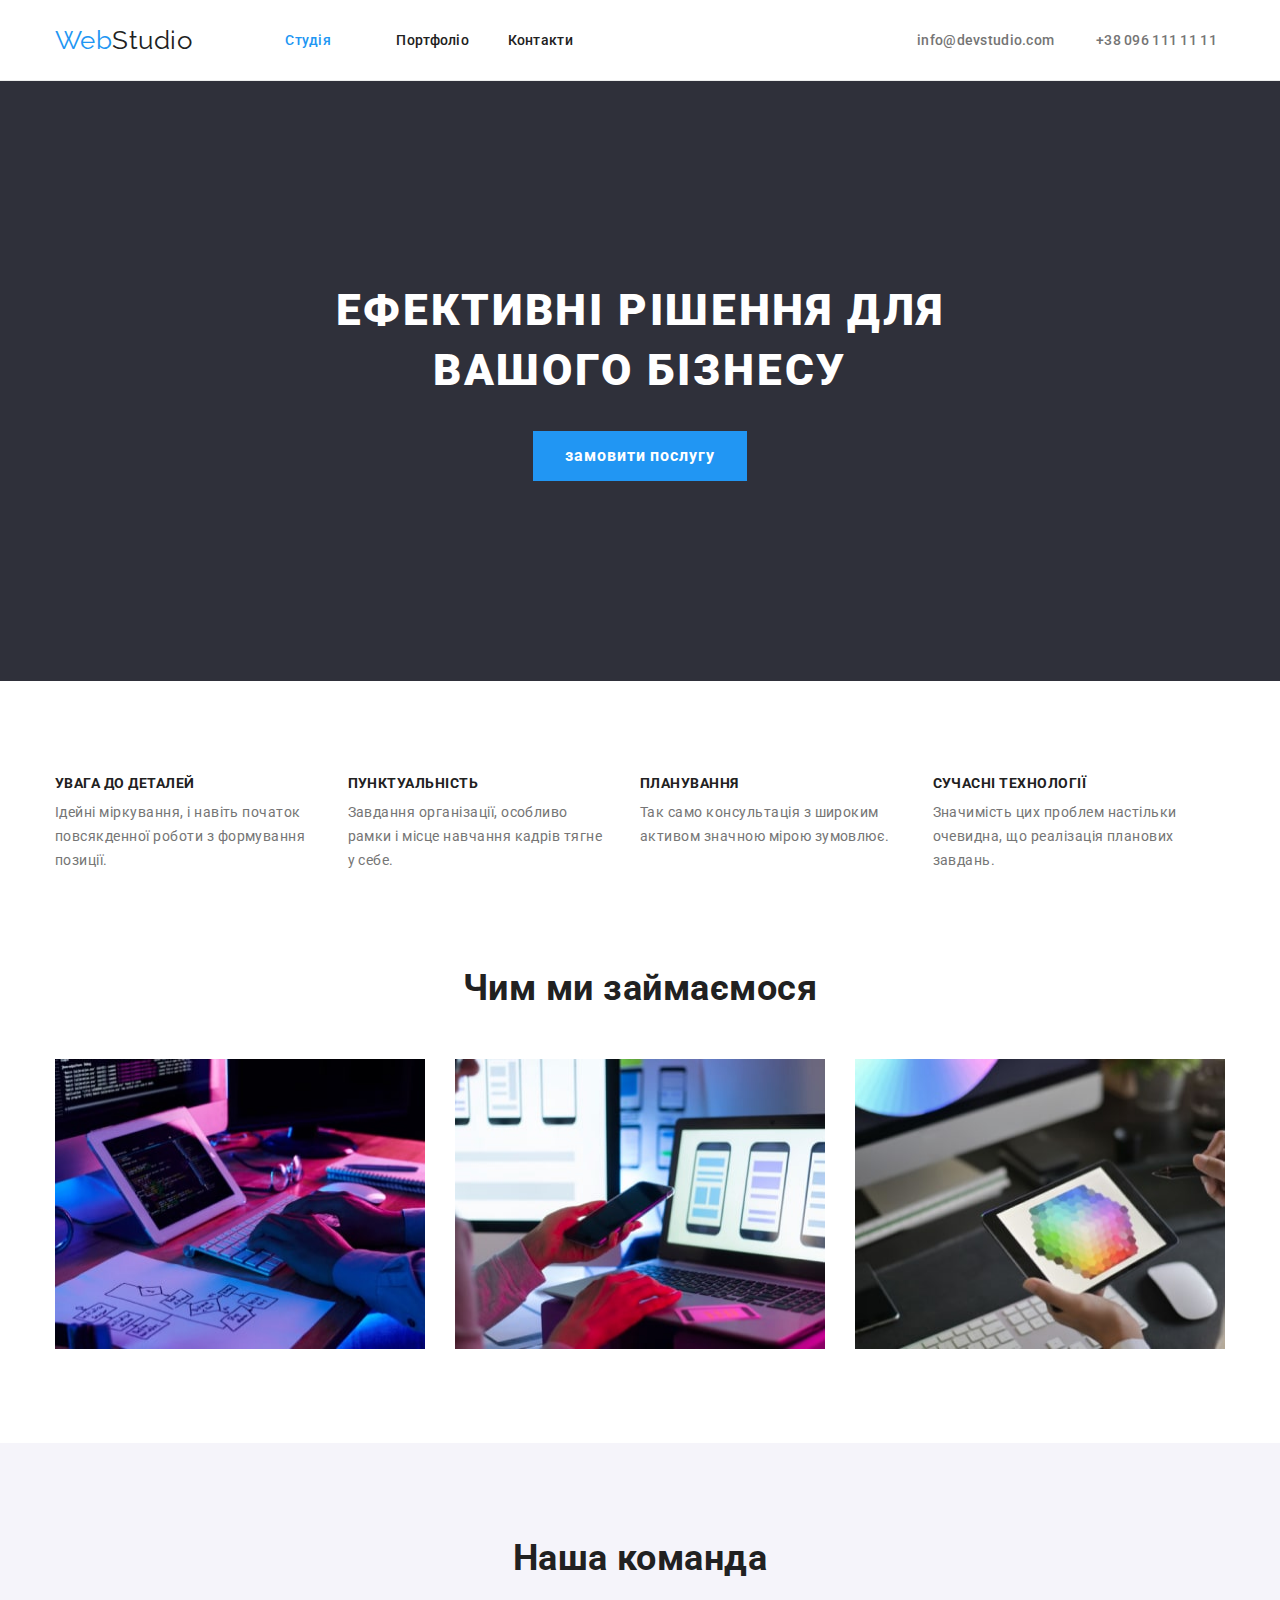
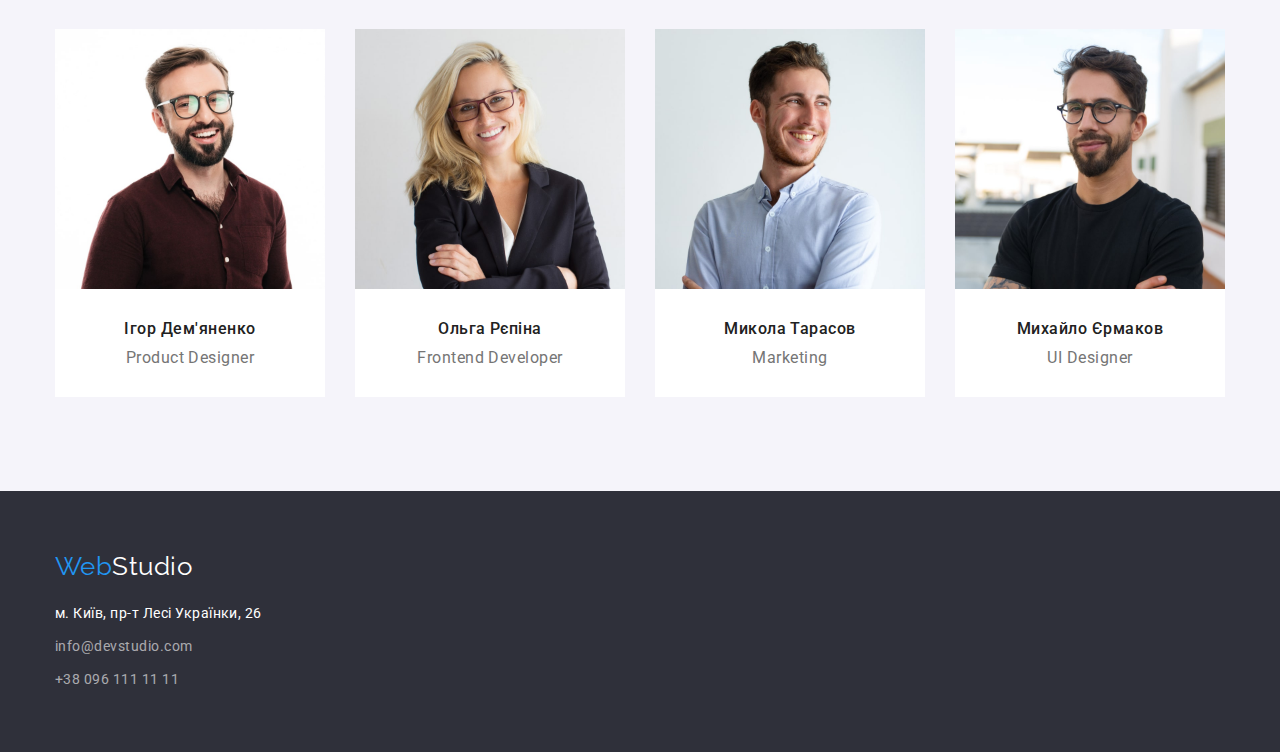
<file: index.html>
<!DOCTYPE html>
<html lang="uk">
<head>
  <meta charset="UTF-8">
  <meta http-equiv="X-UA-Compatible" content="IE=edge">
  <meta name="viewport" content="width=device-width, initial-scale=1.0">
  <title>Document</title> 

  <link rel="preconnect" href="https://fonts.googleapis.com">
  <link rel="preconnect" href="https://fonts.gstatic.com" crossorigin>
  <link href="https://fonts.googleapis.com/css2?family=Raleway:wght@700&family=Roboto:wght@400;500;700;900&display=swap"
  rel="stylesheet">
  <link rel="stylesheet" href="https://cdnjs.cloudflare.com/ajax/libs/modern-normalize/1.1.0/modern-normalize.min.css"
    integrity="sha512-wpPYUAdjBVSE4KJnH1VR1HeZfpl1ub8YT/NKx4PuQ5NmX2tKuGu6U/JRp5y+Y8XG2tV+wKQpNHVUX03MfMFn9Q=="
    crossorigin="anonymous" referrerpolicy="no-referrer" />
  <link rel="stylesheet" href="./css/styles.css">
</head>

<body>

<header class="header" >
  <div class="container list-alignment">
    <a  href="#" class="header-Studio flex-second style-none"><span class="header-web">Web</span>Studio</a>
  <nav>
    <ul class="list">
      <li class="flex-list"><a href="#" class="header-link current style-none "> Студія </a></li>
      <li class="flex-list"><a href="./portfolio.html " class="header-link style-none"> Портфоліо </a></li>
      <li class="flex-list"><a href="#" class="header-link style-none "> Контакти </a></li>
    </ul>
  </nav>
    <ul class="list">
      <li class="flex-first"><a class="header-contaktes style-none " href="mailto:info@devstudio.com">info@devstudio.com</a></li>
      <li class="flex-first"><a class="header-contaktes style-none " href="tel:+380961111111">+38 096 111 11 11</a></li>
    </ul>
  </div>

</header>

<main> 
<section class="background ">
  <div class="order container">
    <h1 class="order-text field-none">ЕФЕКТИВНІ РІШЕННЯ ДЛЯ <br /> ВАШОГО БІЗНЕСУ</h1>
    <button class="order-button" type="button">замовити послугу</button>
  </div>
</section>


<section class="section none-bottom">
  <!--пізніше прибрати в CSS-->
  <h2 class="heddin">приорітети компанії</h2>
  <div class="container">
      <ul class="list priorities-flex section ">
        <li class="priority-flex">
          <h3 class="priorities-title">УВАГА ДО ДЕТАЛЕЙ</h3>
          <p class="priorities-text field-none">Ідейні міркування, і навіть початок повсякденної роботи з формування позиції.
          </p>
        </li>
        <li class="priority-flex">
          <h3 class="priorities-title field-none">ПУНКТУАЛЬНІСТЬ</h3>
          <p class="priorities-text field-none">Завдання організації, особливо рамки і місце навчання кадрів тягне у себе.</p>
        </li>
        <li class="priority-flex">
          <h3 class="priorities-title field-none">ПЛАНУВАННЯ</h3>
          <p class="priorities-text field-none">Так само консультація з широким активом значною мірою зумовлює.</p>
        </li>
        <li class="priority-flex">
          <h3 class="priorities-title field-none">СУЧАСНІ ТЕХНОЛОГІЇ</h3>
          <p class="priorities-text field-none">Значимість цих проблем настільки очевидна, що реалізація планових завдань.</p>
        </li>
      </ul>
  </div>
</section>
<!--список проєктів-->
<section class="section">
  <div class="container">
    <h2 class="link field-none">Чим ми займаємося</h2>
    <ul class="list item">
      <li class="link-list"><img class="no-gap"  src="./img/box1-min.jpg" alt="працюе за ком" width="370" height="290"></li>
      <li class="link-list"><img class="no-gap"  src="./img/img-min.jpg" alt="працюе за ноутом" width="370" height="290"></li>
      <li class="link-list"><img class="no-gap"  src="./img/img(1)-min.jpg" alt="планшет" width="370" height="290"></li>
    </ul>
  </div>

</section>
<!--список працівників-->
<section class="bgc section" >
  
  <div class="container">
    <h2 class="link field-none">Наша команда</h2>
    <ul class="list theme">
      <li class="theme-bloc">
        <img class="no-gap"  src="./img/img(2)-min.jpg" alt="чоловік в окулярах коричнева теніска" width="270" height="260">
        <div class="cgr-bloc"><h3 class="nemes-list field-none">Ігор Дем'яненко</h3>
        <p lang="en" class="position-list field-none">Product Designer</p></div>
      
      </li>
      <li class="theme-bloc">
        <img class="no-gap" src="./img/img(3)-min.jpg" alt="блондинка" width="270" height="260">
        <div class="cgr-bloc">
          <h3 class="nemes-list field-none">Ольга Рєпіна </h3>
          <p lang="en" class="position-list field-none">Frontend Developer</p>
      </div>

      </li>
      <li class="theme-bloc">
        <img  class="no-gap"  src="./img/img(4)-min.jpg" alt="чоловік в білій сорочці" width="270" height="260">
        <div class="cgr-bloc">
          <h3 class="nemes-list field-none">Микола Тарасов</h3>
          <p lang="en" class="position-list field-none">Marketing</p>
      </div>

      </li>
      <li class="theme-bloc">
        <img  class="no-gap"  src="./img/img(5)-min.jpg" alt="чоловік в чорній футболці" width="270" height="260">
        <div class="cgr-bloc">
          <h3 class="nemes-list field-none">Михайло Єрмаков</h3>
          <p lang="en" class="position-list field-none">UI Designer</p>
      </div>

      </li>
    </ul>
  </div>
</section>
</main>

<footer class="box-address">
      <div class="container">
        <a href="#" class="footer-studio style-none "><span class="footer-web">Web</span>Studio</a>
        <ul class=" list footer-list footer-flex">
          <li class="address">м. Київ, пр-т Лесі Українки, 26</li>
          <li class="widht"><a class="box-contact style-none" href="mailto:info@devstudio.com">info@devstudio.com</a></li>
          <li class="widht"><a class="box-contact style-none" href="tel:+380961111111">+38 096 111 11 11 </a></li>
        </ul>
      </div>
</footer>

</body>
</html>
</file>
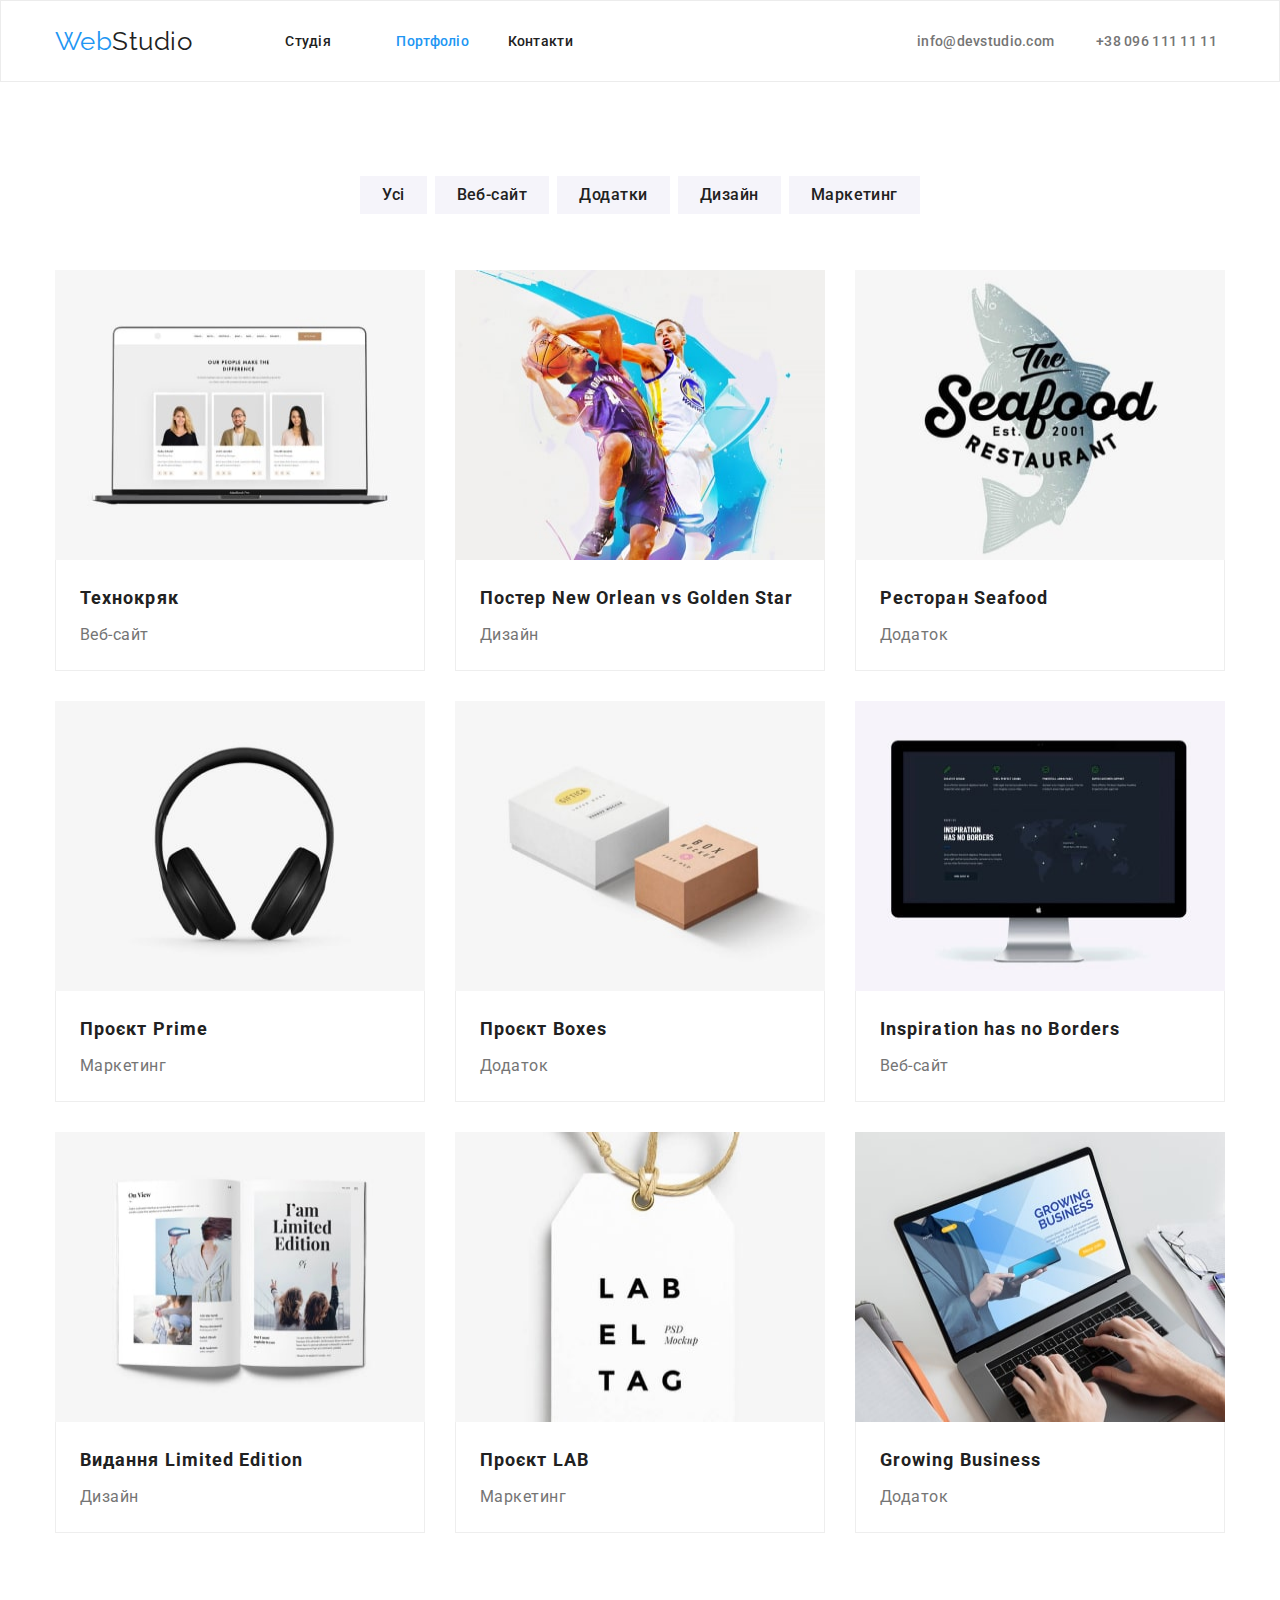
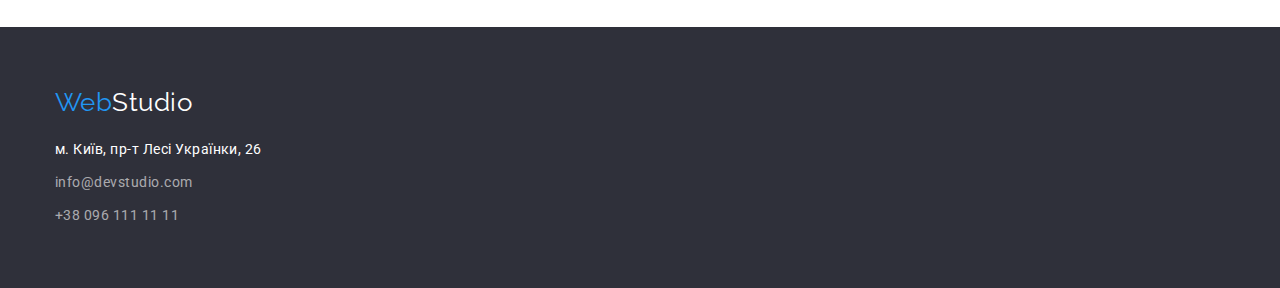
<file: portfolio.html>
<!DOCTYPE html>
<html lang="uk">
<head>
  <meta charset="UTF-8">
  <meta http-equiv="X-UA-Compatible" content="IE=edge">
  <meta name="viewport" content="width=device-width, initial-scale=1.0">
  <title>Document</title>
  <link rel="preconnect" href="https://fonts.googleapis.com">
  <link rel="preconnect" href="https://fonts.gstatic.com" crossorigin>
  <link href="https://fonts.googleapis.com/css2?family=Raleway:wght@700&family=Roboto:wght@400;500;700;900&display=swap"
      rel="stylesheet">
  <link rel="stylesheet" href="https://cdnjs.cloudflare.com/ajax/libs/modern-normalize/1.1.0/modern-normalize.min.css"
    integrity="sha512-wpPYUAdjBVSE4KJnH1VR1HeZfpl1ub8YT/NKx4PuQ5NmX2tKuGu6U/JRp5y+Y8XG2tV+wKQpNHVUX03MfMFn9Q=="
    crossorigin="anonymous" referrerpolicy="no-referrer" />
  <link rel="stylesheet" href="./css/styles.css">
</head>

<body>
  
  <header class="header heder-border ">
    <div class="container list-alignment ">
        <a href="#" class="header-Studio flex-second style-none"><span class="header-web">Web</span>Studio</a>
        <nav class="">
          <ul class="list">
            <li class="flex-list"><a href="./index.html" class="header-link  style-none "> Студія </a></li>
            <li class="flex-list"><a href="./portfolio.html " class="header-link current style-none"> Портфоліо </a></li>
            <li class="flex-list"><a href="#" class="header-link style-none "> Контакти </a></li>
          </ul>
        </nav>
        <ul class="list">
          <li class="flex-first"><a class="header-contaktes style-none " href="mailto:info@devstudio.com">info@devstudio.com</a>
          </li>
          <li class="flex-first"><a class="header-contaktes style-none " href="tel:+380961111111">+38 096 111 11 11</a></li>
            </ul>
    </div>
  </header>

  <!--кнопки-->
  <main>
    <section class="section ">
      <div class="container">
        <!--сховати в css-->
          <h1 class="heddin field-none">список проектов</h1>
          <!--список кнопок-->
          <ul class="list bottom-flex">
            <li class="bottom-position"><button class="button-filter" type="button">Усі</button></li>
            <li class="bottom-position"><button class="button-filter" type="button">Веб-сайт</button></li>
            <li class="bottom-position"><button class="button-filter" type="button">Додатки</button></li>
            <li class="bottom-position"><button class="button-filter" type="button">Дизайн</button></li>
            <li class="bottom-position"><button class="button-filter" type="button">Маркетинг</button></li>
          </ul>
          <!--проекти-->
          <ul class="list projects-flex ">
            <li class="list-projects">
              <a href="#" class="style-none">
                <img class="no-gap" src="./imeges/img-min.jpg" alt="vebsite" width="370" height="290">
                <div class="background-projeckt">
                  <h2 class="titel field-none">Технокряк</h2>
                  <p class="titel-content field-none">Веб-сайт</p>
              </div>
              </a>
            </li>
            <li class="list-projects">
              <a href="#" class="style-none">
                <img class="no-gap" src="./imeges/img(1)-min.jpg" alt="desing" width="370" height="290">
                <div class="background-projeckt">
                  <h2 class="titel field-none" lang="en">Постер New Orlean vs Golden Star</h2>
                  <p class="titel-content field-none">Дизайн</p>
              </div>
              </a>
            </li>
            <li class="list-projects">
              <a href="#" class="style-none">
                <img class="no-gap" src="./imeges/img(2)-min.jpg" alt="addition" width="370" height="290">
                <div class="background-projeckt">
                  <h2 class="titel field-none" lang="en">Ресторан Seafood</h2>
                <p class="titel-content field-none">Додаток</p>
              </div>
              </a>
            </li>
            <li class="list-projects">
              <a href="#" class="style-none">
                <img  class="no-gap"src="./imeges/img(3)-min.jpg" alt="aerpiece" width="370" height="290">
                <div class="background-projeckt">
                  <h2 class="titel field-none" lang="en">Проєкт Prime</h2>
                  <p class="titel-content field-none">Маркетинг</p>
              </div>
              </a>
            </li>
            <li class="list-projects">
              <a href="#" class="style-none">
                <img class="no-gap" src="./imeges/img(4)-min.jpg" alt="two box" width="370" height="290">
                <div class="background-projeckt">
                  <h2 class="titel field-none" lang="en">Проєкт Boxes</h2>
                  <p class="titel-content field-none">Додаток</p>
              </div>
              </a>
            </li>
            <li class="list-projects">
              <a href="#" class="style-none">
                <img class="no-gap" src="./imeges/img(5)-min.jpg" alt="monitor" width="370" height="290">
                <div class="background-projeckt">
                  <h2 class="titel field-none" lang="en">Inspiration has no Borders</h2>
                  <p class="titel-content field-none">Веб-сайт</p>
              </div>
              </a>
            </li>
            <li class="list-projects">
              <a href="#" class="style-none">
                <img class="no-gap" src="./imeges/img(6)-min.jpg" alt="magazin" width="370" height="290">
                <div class="background-projeckt">
                  <h2 class="titel field-none" lang="en">Видання Limited Edition</h2>
                  <p class="titel-content field-none">Дизайн</p>
              </div>
              </a>
            </li>
            <li class="list-projects">
              <a href="#" class="style-none">
                <img class="no-gap" src="./imeges/img(7)-min.jpg" alt="tag" width="370" height="290">
                <div class="background-projeckt">
                  <h2 class="titel field-none" lang="en">Проєкт LAB</h2>
                  <p class="titel-content field-none">Маркетинг</p>
              </div>
              </a>
            </li>
            <li class="list-projects">
              <a href="#" class="style-none">
                <img class="no-gap" src="./imeges/img(8)-min.jpg" alt="laptop" width="370" height="290">
                <div class="background-projeckt">
                  <h2 class="titel field-none" lang="en">Growing Business</h2>
                  <p class="titel-content field-none">Додаток</p>
              </div>
              </a>
            </li>
          </ul>
      </div>

    
    </section>
  </main>
  <footer class="box-address">
    <div class="container">
      <a href="#" class="footer-studio style-none "><span class="footer-web">Web</span>Studio</a>
      <ul class="list footer-list footer-flex">
        <li class="address additional">м. Київ, пр-т Лесі Українки, 26</li>
        <li class=" additional"><a class="box-contact style-none " href="mailto:info@devstudio.com">info@devstudio.com</a></li>
        <li class=" additional"><a class="box-contact style-none" href="tel:+380961111111">+38 096 111 11 11 </a></li>
      </ul>
    </div>
  </footer>
</body>

</html>
</file>
<file: css/styles.css>
:root{
  --background:#188CE8;
  --accent-color:#2196F3 ;
  --title-text-color:#212121;
  --text-paragraph-color:#757575;
  --main-color:#FFFFFF;
  --second-color:#2F303A;
  --footer-color:rgba(255, 255, 255, 0.6);
  --color-button:#F5F4FA;
  --text-logo:'Raleway',
      sans-serif;
  --main-text:'Roboto',
      sans-serif;
}
h1,
h2,
h3,
h4,
h5,
h6,
p {
  margin: 0;
}
html{
  box-sizing: border-box;
}
*,
*::before,
*::after{
  box-sizing: inherit;
}



body{
  font-family: 'Roboto', sans-seerif;
    font-size: 16px;
    letter-spacing: 0.03em;
    color: var(--text-paragraph-color);
    margin:0;
}
/*---------flex-------*/
.container {
  width: 1200px;
  padding-left: 15px;
  padding-right: 15px;
  margin: 0 auto;

}

.section{
  padding-top: 94px;
  padding-bottom: 94px;
}

.box-contact,.position-list,.priorities-text{
  line-height:1.1875;
}
/* --------відміна верхніх відступів---------- */
.field-none{
  margin-top: 0;
  Padding: 0
}
/* ------------відміна стилю ul -------------*/
.list{
  list-style: none;
    padding: 0;
    margin: 0;
}
/* ------відміна стилю посилань -----*/
.style-none
{
text-decoration: none;
  color: inherit;
}
.heddin{
  position: absolute;
  width: 1px;
  height: 1px;
  margin: -1px;
  padding: 0;
  overflow: hidden;
  border: 0;
  clip: rect(0 0 0 0);

}

  .header-web,.header-Studio,.footer-web,.footer-studio{
    color:var(--accent-color);
    font-family: var(--text-logo);
      font-size: 26px;
      line-height: 1.1923;
  }

.header{
  border-bottom: 1px solid #ECECEC;
}
.header-Studio{
  color: var(--title-text-color);
    padding-bottom: 24px;
    padding-top: 25px;
}
.header-link.current{
  color: var(--accent-color);
}
.header-link{
  color: var(--title-text-color);

}
.header-link, .header-contaktes {
    font-weight: 500;
    font-size: 14px;
    letter-spacing: 0.02em;
padding-bottom: 32px;
padding-top: 32px;
}
.header-contaktes{
    color: var(--text-paragraph-color);
}
.heder-border{
  border: 1px solid #ECECEC;;

}
/* -----------ховер фокус----------- */
.list .header-link:hover,
.list .header-contaktes:hover, 
.box-contact:hover{
  color: var(--accent-color); 
}
.list .header-link:focus,
.list .header-contaktes:focus,
.box-contact:focus{
  /* background-color: var(--main-color); */
    color: var(--accent-color);
}
.background{
    background-color: var(--second-color);
    padding-bottom: 200px;
    padding-top: 200px;
    align: Center;
}



/*--header flex---*/
.flex-list{
  width: calc((100% - 100px)/3);
}
.flex-second{
  margin-right: 93px;
}
.list-alignment{
  display: flex;
  align-items: center;
}
.flex-first{
width: calc((100% - 50px)/2);
}
.list .flex-first:not(:last-child){
margin-right: 50px;

}
.none-bottom{
  padding-bottom: 0;
}
.list{
  display: flex;
  margin-left: auto;
}
.list .flex-list:not(:last-child){
margin-right: 50px;
}
/*  -------------маін--------  */
.order-text{
  color: var(--main-color);
  background-color: var(--second-color);
  font-weight: 900;
    font-size: 44px;
    line-height: 1.3636;
    text-align: center;
    letter-spacing: 0.06em;
    margin-bottom: 30px;

}

.order-button{
  background-color: var(--accent-color);
  color: var(--main-color);
  font-family: var(--main-text);
  cursor:pointer;
  font-weight: 700;
  font-size: 16px;
    line-height: 1.875;
    align-items: center;
    text-align: center;
    letter-spacing: 0.06em;
    border: 0;
    /*display: inline-block; пізніше зняти*/
}
.order-button{
  margin: 0 auto;
  display: block;
padding:10px 32px ;
}
.order-button:hover,
.order-button:focus {
  background-color: var(--background);
  color: var(--main-color);
}
/* -----------список приорітетів компані */


.priority-flex{
  margin-right: 30px;
  width: calc((100% - 90px)/4);
}
.priority-flexnt:nth-child(4n){
  margin-right: 0;
} 
.priority-flexnt:nth-child(-n+4){
  margin-bottom: 0;
}*/
.priorities-flex{
  display: flex;
  gap: 30px;
}


.priorities-title{
    color: var(--title-text-color);
    font-size: 14px;
    text-transform: uppercase;
    margin-bottom: 10px;


}
.priorities-text{
    color: var(--text-paragraph-color);
    font-size: 14px;
    line-height: 1.7142;
}
/* -----img list---- */
.bgc{
  background-color: var(--color-button);
}
.link{ 
  color: var(--title-text-color);
  font-weight: 700;
    font-size: 36px;
    line-height: 1.1666;
    text-align: center;
    margin-bottom: 50px;
    padding-top: 0;
}
.link-list{
  width: calc((100% - 60px)/3);
}
.item{
column-gap: 30px
}
/* ------команда компанії------- */
.nemes-list{
  color: var(--title-text-color);
  font-size: 16px;
  font-weight: 500;
    line-height: 1.1875;
    text-align: center;
    margin-bottom: 10px;

}
.position-list{
  color: var(--text-paragraph-color);
  font-weight: 400;
    line-height:1.1875;
    text-align: center;

}
.theme{
  display: flex;
  gap: 30px;
}
.theme-bloc{
  background-color: var(--main-color);
  width: calc((100% - 90px)/4);
}
.cgr-bloc{
  padding-top: 30px;
  padding-bottom: 30px;
}

.no-gap{
  display: block;
  max-width:100%;
}

/* --------------підвал ----------------*/
.box-address{
  background-color: var(--second-color);
  padding-top: 60px;
  padding-bottom: 60px;
}
.address,.box-contact{
  color: var(--main-color);
    font-size: 14px;
    line-height: 1.7142;
}
.widht{
  width: calc((100%-9px)/2);
}
.box-contact{
  color: var(--footer-color);

}
.footer-studio{
  color: var(--main-color);
  display: inline-block;
}
.footer-studio,
.footer-web{
  margin-bottom: 20px;
}
.footer-flex{
  display: flex;
  flex-direction: column;
  gap: 9px;

}
.additional:not(:last-child){

}
/* -------------сторинка портфоліо--------- */
.button-filter{
  background-color: var(--color-button);
  color: var(--title-text-color);
  font-family:var(--main-text);
  font-size: 16px;
  font-weight: 500;
    line-height: 1.625;
    text-align: center;
    letter-spacing: 0.03em;
    cursor: pointer;
    border: 0;
    min-width: max-content;
    text-align: center;
    radius: 4px;
    padding: 6px 22px;

}

.bottom-flex{
display: flex;
justify-content: center;
gap: 8px;
margin-bottom: 56px;
}

.projects-flex{
    display: flex;
    flex-wrap: wrap;
    gap: 30px;
}
.list-projects{
width: calc((100% - 60px)/3);
}

.background-projeckt{
padding: 20PX 24px;
border-left: 1PX solid #EEEEEE;
border-right: 1PX solid #EEEEEE;
border-bottom: 1px solid #EEEEEE;
}

.button-filter:focus{
color: var(--main-color);
background-color: var(--accent-color);
}

.button-filter:hover{
  color: var(--main-color);
  background-color: var(--accent-color);
}



.titel{
  color: var(--title-text-color);
  font-weight: 700;
    font-size: 18px;
    line-height: 2;
    letter-spacing: 0.06em;
    margin-bottom: 4px;

}
.titel-content{
  font-size: 16px;
  line-height: 1.875;
  letter-spacing: 0.03em;

}
</file>
